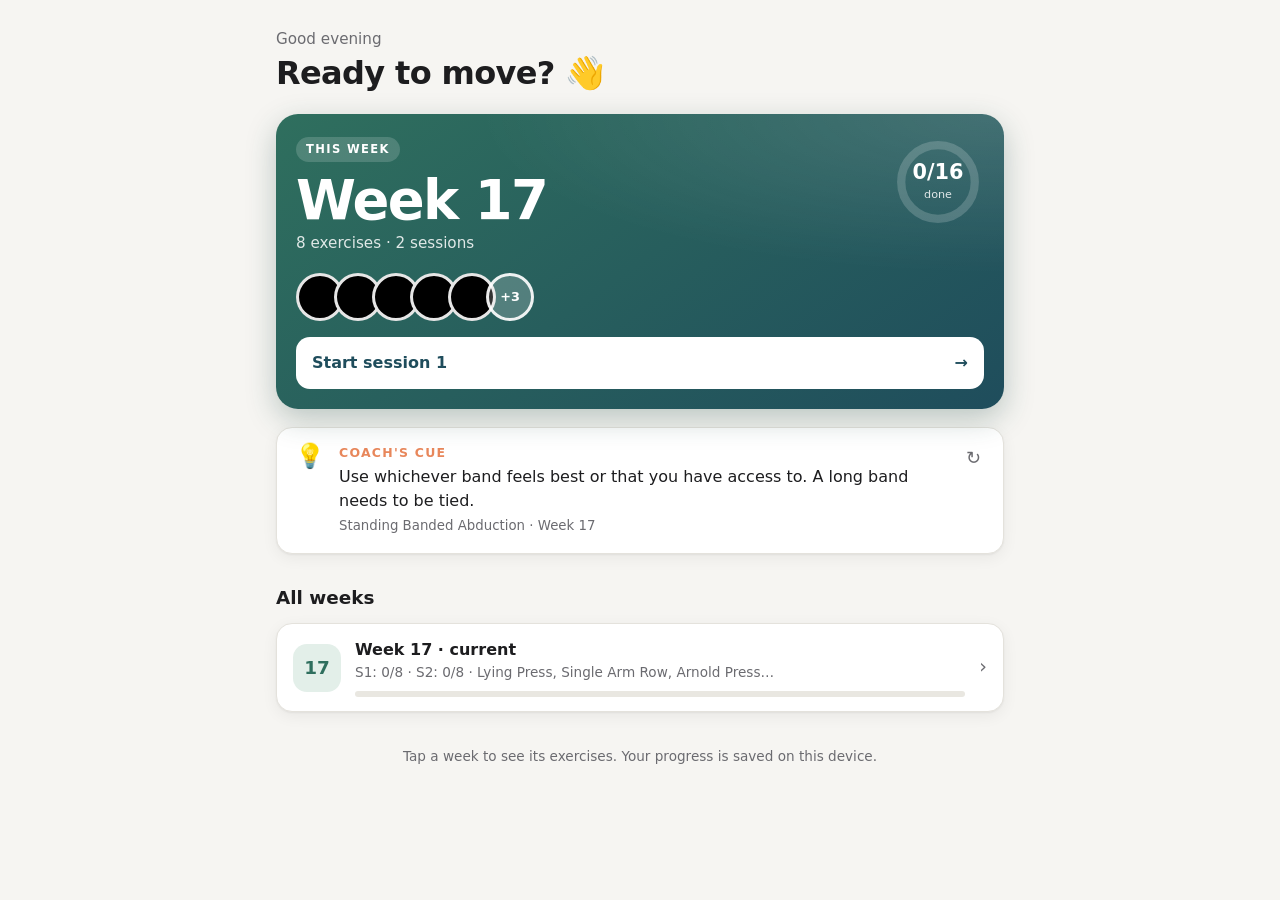
<file: index.html>
<!doctype html>
<html lang="en">
<head>
<meta charset="utf-8">
<meta name="viewport" content="width=device-width, initial-scale=1, viewport-fit=cover">
<title>My Exercises</title>
<meta name="description" content="My weekly exercise programme. Pick a week and tap any exercise to watch the demo.">
<meta name="apple-mobile-web-app-capable" content="yes">
<meta name="apple-mobile-web-app-title" content="Exercises">
<link rel="icon" href="data:image/svg+xml,<svg xmlns='http://www.w3.org/2000/svg' viewBox='0 0 100 100'><text y='.9em' font-size='90'>💪</text></svg>">
<style>
  :root {
    --bg: #f6f5f2;
    --card: #ffffff;
    --text: #1d1d1f;
    --muted: #6b6b70;
    --accent: #2f6f5e;
    --accent-2: #4e9a7f;
    --accent-soft: #e3efe9;
    --warm: #e8875b;
    --border: #e4e2dc;
    --shadow: 0 1px 2px rgba(0,0,0,.05), 0 4px 16px rgba(0,0,0,.06);
    --hero-from: #2f6f5e;
    --hero-to: #1f4d5c;
    --track: #e9e7e1;
  }
  @media (prefers-color-scheme: dark) {
    :root:not([data-theme="light"]) {
      --bg: #141416;
      --card: #1e1e21;
      --text: #f0f0f2;
      --muted: #a0a0a8;
      --accent: #6cc3a7;
      --accent-2: #4e9a7f;
      --accent-soft: #1f3530;
      --warm: #f0a07a;
      --border: #2c2c31;
      --shadow: 0 1px 2px rgba(0,0,0,.4), 0 4px 16px rgba(0,0,0,.3);
      --hero-from: #1f4d43;
      --hero-to: #173544;
      --track: #2c2c31;
    }
  }
  :root[data-theme="dark"] {
    --bg: #141416;
    --card: #1e1e21;
    --text: #f0f0f2;
    --muted: #a0a0a8;
    --accent: #6cc3a7;
    --accent-2: #4e9a7f;
    --accent-soft: #1f3530;
    --warm: #f0a07a;
    --border: #2c2c31;
    --shadow: 0 1px 2px rgba(0,0,0,.4), 0 4px 16px rgba(0,0,0,.3);
    --hero-from: #1f4d43;
    --hero-to: #173544;
    --track: #2c2c31;
  }

  * { box-sizing: border-box; }
  body {
    margin: 0;
    background: var(--bg);
    color: var(--text);
    font: 16px/1.5 system-ui, -apple-system, "Segoe UI", Roboto, sans-serif;
    -webkit-font-smoothing: antialiased;
  }
  .wrap {
    max-width: 760px; margin: 0 auto;
    padding: max(28px, env(safe-area-inset-top)) 16px 48px;
  }

  .greeting { font-size: .95rem; color: var(--muted); margin: 0; }
  h1 { font-size: 2rem; line-height: 1.15; margin: 4px 0 22px; letter-spacing: -.02em; }
  h1 .wave { display: inline-block; transform-origin: 70% 70%; animation: wave 1.8s ease-in-out 0.4s 1; }
  @keyframes wave { 0%,100% { transform: rotate(0); } 20%,60% { transform: rotate(14deg); } 40%,80% { transform: rotate(-8deg); } }

  /* Featured week */
  .hero {
    position: relative; display: block; overflow: hidden; color: #fff; text-decoration: none;
    border-radius: 22px; padding: 22px 20px 20px;
    background: radial-gradient(120% 90% at 100% 0%, rgba(255,255,255,.14), transparent 60%),
                linear-gradient(145deg, var(--hero-from), var(--hero-to));
    box-shadow: 0 10px 30px rgba(31,77,67,.28);
    transition: transform .15s ease;
  }
  .hero:active { transform: scale(.99); }
  .hero-top { display: flex; justify-content: space-between; align-items: flex-start; gap: 16px; }
  .eyebrow {
    display: inline-block; font-size: .72rem; font-weight: 700; letter-spacing: .12em; text-transform: uppercase;
    background: rgba(255,255,255,.16); padding: 4px 10px; border-radius: 999px;
  }
  .big { font-size: 3.4rem; font-weight: 800; line-height: 1; margin: 12px 0 4px; letter-spacing: -.03em; }
  .hero .meta { opacity: .85; font-size: .95rem; margin: 0; }

  .ring { flex: none; position: relative; width: 92px; height: 92px; }
  .ring svg { width: 100%; height: 100%; transform: rotate(-90deg); }
  .ring circle { fill: none; stroke-width: 9; }
  .ring .bg { stroke: rgba(255,255,255,.18); }
  .ring .fg { stroke: #fff; stroke-linecap: round; transition: stroke-dashoffset 1s cubic-bezier(.2,.8,.2,1); }
  .ring-label { position: absolute; inset: 0; display: grid; place-items: center; text-align: center; line-height: 1.1; }
  .ring-label b { font-size: 1.3rem; display: block; }
  .ring-label span { font-size: .7rem; opacity: .85; }

  .thumbs { display: flex; margin: 18px 0 16px; }
  .thumbs span {
    width: 48px; height: 48px; border-radius: 50%; border: 3px solid rgba(255,255,255,.9);
    background: #000 center / cover no-repeat; margin-left: -10px;
  }
  .thumbs span:first-child { margin-left: 0; }
  .thumbs .more {
    display: grid; place-items: center; font-size: .8rem; font-weight: 700;
    background: rgba(255,255,255,.2); color: #fff;
  }

  .cta {
    display: flex; justify-content: space-between; align-items: center;
    background: #fff; color: var(--hero-to); border-radius: 14px; padding: 14px 16px; font-weight: 700;
  }
  .cta .arrow { transition: transform .2s; }
  .hero:hover .cta .arrow { transform: translateX(4px); }

  /* Coach's cue */
  .cue {
    margin: 18px 0 30px; padding: 16px 18px; border-radius: 16px; background: var(--card);
    border: 1px solid var(--border); box-shadow: var(--shadow); display: flex; gap: 14px; align-items: flex-start;
  }
  .cue .icon { font-size: 1.5rem; line-height: 1; }
  .cue h3 { margin: 0 0 2px; font-size: .78rem; letter-spacing: .1em; text-transform: uppercase; color: var(--warm); }
  .cue p { margin: 0; }
  .cue small { color: var(--muted); }
  .cue button {
    margin-left: auto; flex: none; border: 0; background: none; color: var(--muted); font-size: 1.1rem;
    cursor: pointer; padding: 4px; border-radius: 8px;
  }
  .cue button:hover { color: var(--accent); background: var(--accent-soft); }

  /* All weeks */
  h2 { font-size: 1.15rem; margin: 0 0 12px; }
  .weeks { display: grid; gap: 10px; }
  .week {
    display: flex; align-items: center; gap: 14px; padding: 14px 16px; border-radius: 16px;
    background: var(--card); border: 1px solid var(--border); box-shadow: var(--shadow);
    color: var(--text); text-decoration: none; transition: transform .15s, border-color .15s;
  }
  .week:hover { border-color: var(--accent); transform: translateY(-1px); }
  .badge {
    flex: none; width: 48px; height: 48px; border-radius: 14px; display: grid; place-items: center;
    font-weight: 800; font-size: 1.15rem; background: var(--accent-soft); color: var(--accent);
  }
  .week.complete .badge { background: var(--accent); color: #fff; }
  .week .info { flex: 1; min-width: 0; }
  .week .name { font-weight: 700; }
  .week .sub { color: var(--muted); font-size: .85rem; }
  .bar { height: 6px; border-radius: 999px; background: var(--track); margin-top: 8px; overflow: hidden; }
  .bar i { display: block; height: 100%; width: 0; border-radius: inherit; background: var(--accent); transition: width .8s ease; }
  .chev { color: var(--muted); font-size: 1.2rem; }

  footer { margin-top: 34px; color: var(--muted); font-size: .85rem; text-align: center; }

  @media (prefers-reduced-motion: reduce) {
    *, *::before, *::after { animation: none !important; transition: none !important; }
  }
  @media (max-width: 400px) {
    .big { font-size: 2.8rem; }
    .ring { width: 80px; height: 80px; }
  }
</style>
</head>
<body>
<div class="wrap">
  <p class="greeting" id="greeting"></p>
  <h1 id="headline"></h1>

  <a class="hero" id="hero"></a>

  <div class="cue" id="cue" hidden>
    <div class="icon" aria-hidden="true">💡</div>
    <div>
      <h3>Coach's cue</h3>
      <p id="cue-text"></p>
      <small id="cue-src"></small>
    </div>
    <button type="button" id="cue-next" aria-label="Show another cue">↻</button>
  </div>

  <h2>All weeks</h2>
  <div class="weeks" id="weeks"></div>

  <footer>Tap a week to see its exercises. Your progress is saved on this device.</footer>
</div>

<script src="weeks.js"></script>
<script>
  const weeks = [...WEEKS].sort((a, b) => b.number - a.number);
  const latest = weeks[0];

  const progress = weekProgress;
  const href = (w) => `${weekSlug(w)}/`;

  // Greeting and headline
  const h = new Date().getHours();
  document.getElementById("greeting").textContent =
    h < 5 ? "Up late" : h < 12 ? "Good morning" : h < 18 ? "Good afternoon" : "Good evening";
  const p = progress(latest);
  document.getElementById("headline").innerHTML =
    p.done === 0 ? `Ready to move? <span class="wave">👋</span>`
    : p.done < p.total ? `Nice work, keep going <span class="wave">💪</span>`
    : `Week ${latest.number} done <span class="wave">🎉</span>`;

  // Featured week
  const R = 40, C = 2 * Math.PI * R;
  const thumbs = latest.exercises.slice(0, 5)
    .map(e => `<span style="background-image:url('https://i.ytimg.com/vi/${e.videos[0].id}/default.jpg')"></span>`).join("")
    + (latest.exercises.length > 5 ? `<span class="more">+${latest.exercises.length - 5}</span>` : "");
  const nextSession = p.sessions.findIndex(s => s.done < s.total) + 1;
  const cta = p.done === p.total ? "Review this week"
    : p.sessions[nextSession - 1].done === 0 ? `Start session ${nextSession}` : `Continue session ${nextSession}`;
  const hero = document.getElementById("hero");
  hero.href = href(latest);
  hero.innerHTML = `
    <div class="hero-top">
      <div>
        <span class="eyebrow">This week</span>
        <div class="big">Week ${latest.number}</div>
        <p class="meta">${latest.exercises.length} exercises · ${weekSessions(latest)} sessions</p>
      </div>
      <div class="ring" role="img" aria-label="${p.done} of ${p.total} done across all sessions">
        <svg viewBox="0 0 100 100"><circle class="bg" cx="50" cy="50" r="${R}"/>
          <circle class="fg" cx="50" cy="50" r="${R}" stroke-dasharray="${C}" stroke-dashoffset="${C}"/></svg>
        <div class="ring-label"><div><b>${p.done}/${p.total}</b><span>done</span></div></div>
      </div>
    </div>
    <div class="thumbs" aria-hidden="true">${thumbs}</div>
    <div class="cta"><span>${cta}</span><span class="arrow">→</span></div>`;
  requestAnimationFrame(() => requestAnimationFrame(() => {
    hero.querySelector(".fg").style.strokeDashoffset = C * (1 - p.pct);
  }));

  // Coach's cue: a random tip from any week
  const cues = WEEKS.flatMap(w => w.exercises.flatMap(e => (e.tips || []).map(t => ({ t, e: e.name, w: w.number }))));
  if (cues.length) {
    let last = -1;
    const show = () => {
      let i;
      do { i = Math.floor(Math.random() * cues.length); } while (cues.length > 1 && i === last);
      last = i;
      document.getElementById("cue-text").textContent = cues[i].t;
      document.getElementById("cue-src").textContent = `${cues[i].e} · Week ${cues[i].w}`;
    };
    show();
    document.getElementById("cue").hidden = false;
    document.getElementById("cue-next").addEventListener("click", show);
  }

  // All weeks list, newest first
  const list = document.getElementById("weeks");
  weeks.forEach(w => {
    const wp = progress(w);
    const a = document.createElement("a");
    a.className = "week" + (wp.done === wp.total && wp.total ? " complete" : "");
    a.href = href(w);
    a.innerHTML = `
      <div class="badge">${wp.done === wp.total && wp.total ? "✓" : w.number}</div>
      <div class="info">
        <div class="name">Week ${w.number}${w === latest ? " · current" : ""}</div>
        <div class="sub">${wp.sessions.map((s, i) => `S${i + 1}: ${s.done}/${s.total}`).join(" · ")} · ${w.exercises.map(e => e.name).slice(0, 3).join(", ")}${w.exercises.length > 3 ? "…" : ""}</div>
        <div class="bar"><i></i></div>
      </div>
      <span class="chev" aria-hidden="true">›</span>`;
    list.appendChild(a);
    requestAnimationFrame(() => requestAnimationFrame(() => { a.querySelector(".bar i").style.width = `${wp.pct * 100}%`; }));
  });

  // Refresh progress when returning to this page from a week (iOS restores pages from cache).
  window.addEventListener("pageshow", (e) => { if (e.persisted) location.reload(); });
</script>
</body>
</html>
</file>
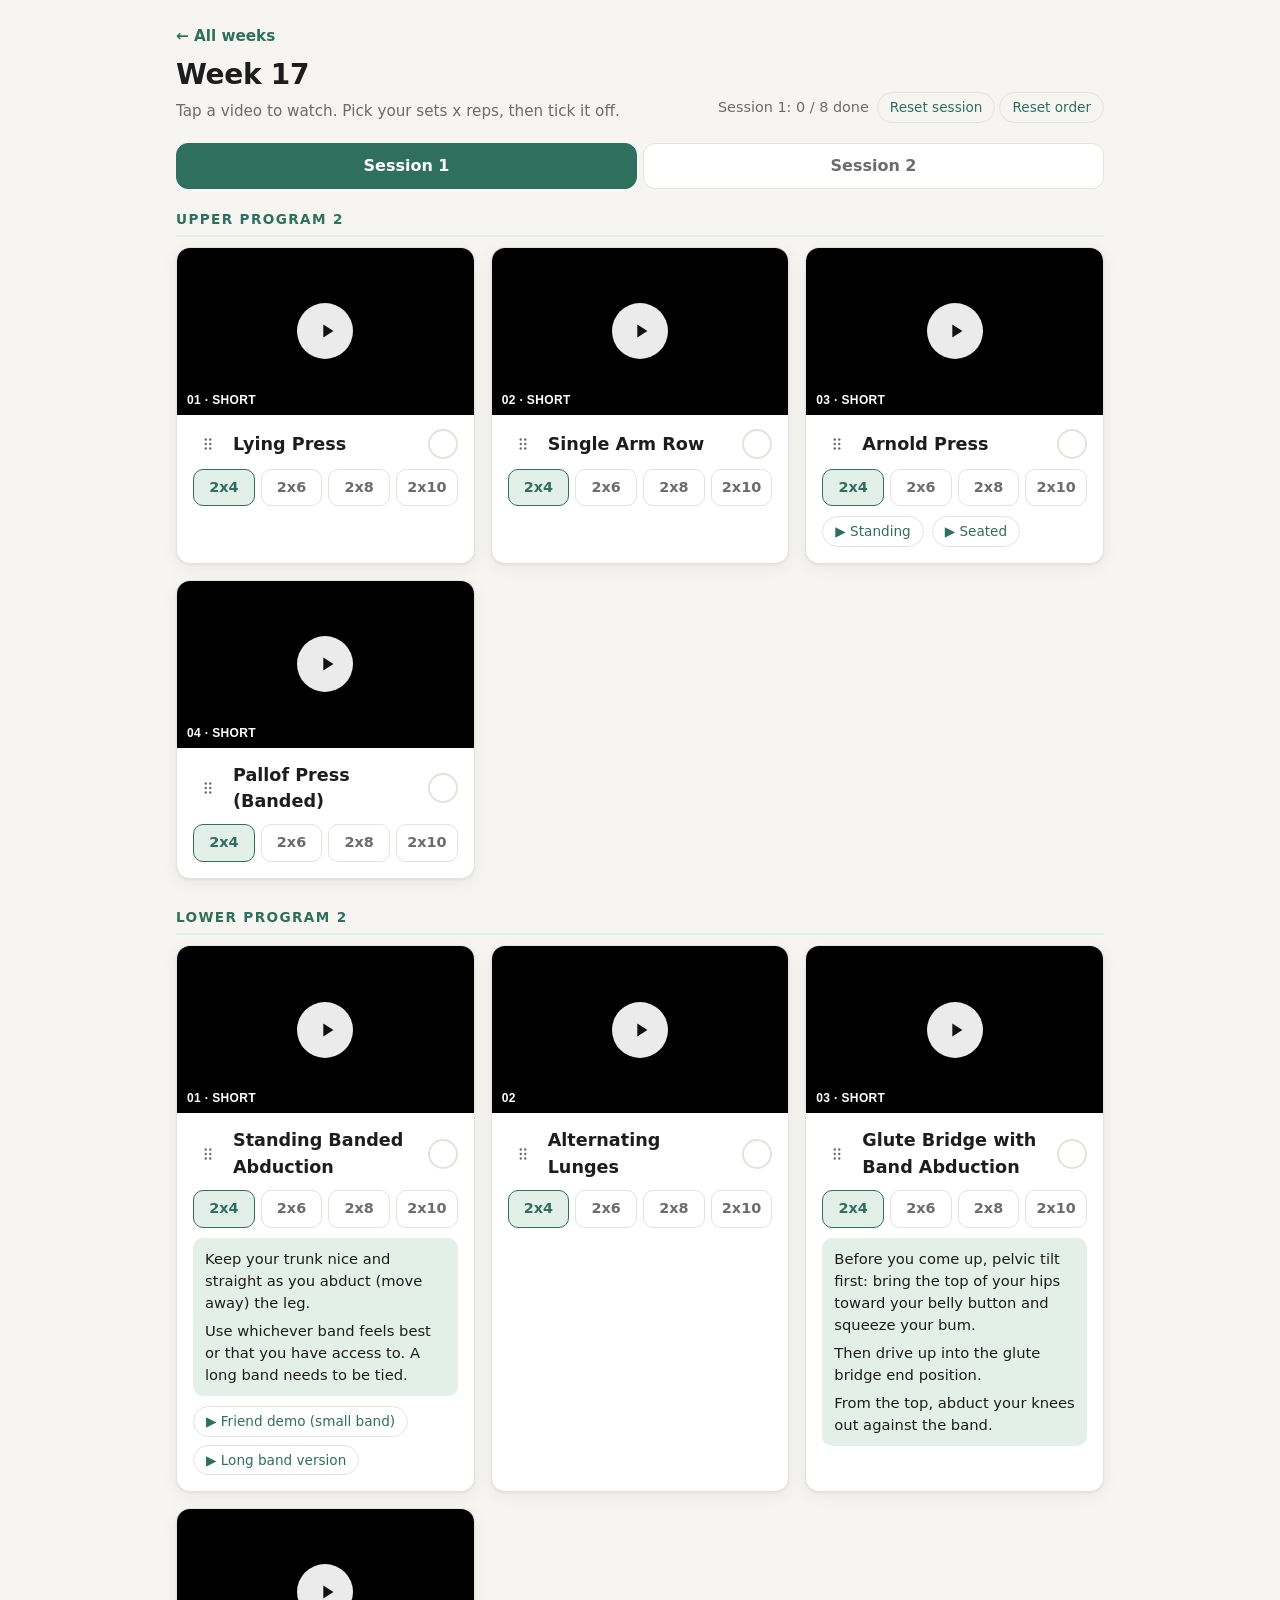
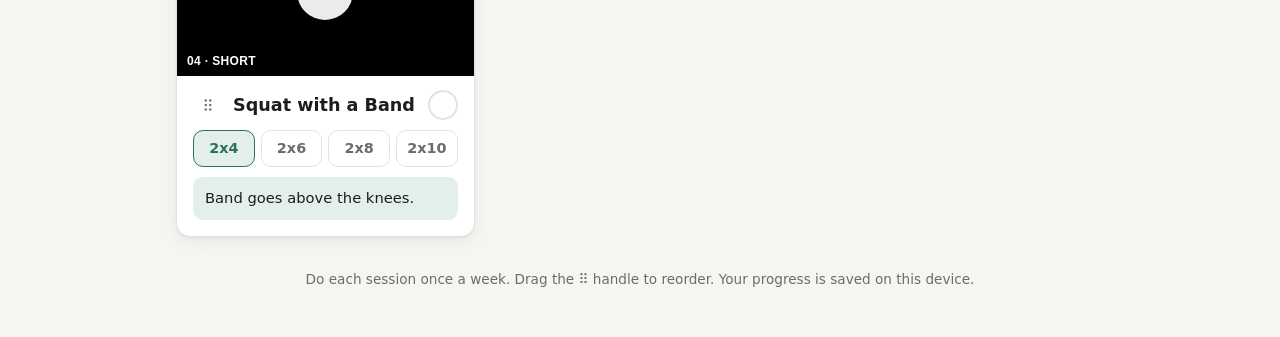
<file: week-17/index.html>
<!doctype html>
<html lang="en">
<!-- Generated by tools/sync-weeks.js from tools/week-page.html. Edit the template, not this file. -->
<head>
<meta charset="utf-8">
<meta name="viewport" content="width=device-width, initial-scale=1">
<title>Week · My Exercises</title>
<meta name="apple-mobile-web-app-capable" content="yes">
<meta name="apple-mobile-web-app-title" content="Exercises">
<meta name="description" content="Quick reference for my exercise programme. Tap any exercise to watch the demo video.">
<link rel="icon" href="data:image/svg+xml,<svg xmlns='http://www.w3.org/2000/svg' viewBox='0 0 100 100'><text y='.9em' font-size='90'>💪</text></svg>">
<link rel="stylesheet" href="../week.css">
</head>
<body>
<div class="wrap">
  <header>
    <div>
      <a class="back" href="../">← All weeks</a>
      <h1 id="week-title">Week</h1>
      <p class="sub">Tap a video to watch. Pick your sets x reps, then tick it off.</p>
    </div>
    <div class="progress"><span id="count"></span><button id="reset" type="button">Reset session</button><button id="reset-order" type="button">Reset order</button></div>
  </header>

  <div class="tabs" id="tabs" role="tablist" aria-label="Session"></div>

  <main id="sections"></main>

  <footer>Do each session once a week. Drag the ⠿ handle to reorder. Your progress is saved on this device.</footer>
</div>

<div class="modal" id="modal" role="dialog" aria-modal="true" aria-labelledby="modal-title">
  <div class="player" id="player">
    <div class="player-bar">
      <div>
        <h3 id="modal-title"></h3>
        <a id="modal-link" href="#" target="_blank" rel="noopener">Open in YouTube</a>
      </div>
      <button class="close" id="close" type="button" aria-label="Close video">&times;</button>
    </div>
    <div class="frame" id="frame"></div>
  </div>
</div>

<script src="../weeks.js"></script>
<script src="../week.js"></script>
</body>
</html>
</file>
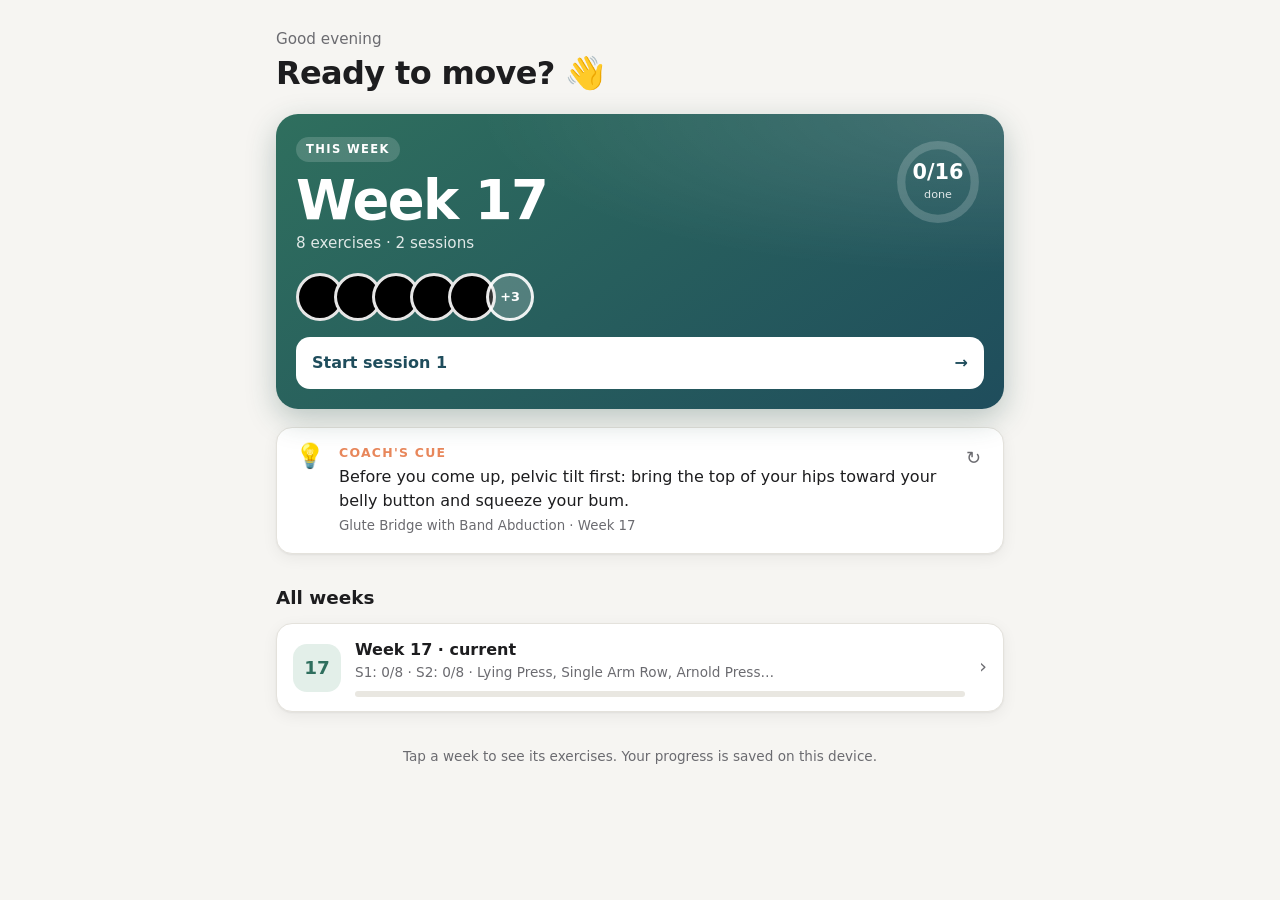
<file: week.html>
<!doctype html>
<html lang="en">
<head>
<meta charset="utf-8">
<meta name="viewport" content="width=device-width, initial-scale=1">
<title>My Exercises</title>
<!-- Old link format (week.html?w=17). Sends you to the new address, /week-17/. -->
<script>
  const w = new URLSearchParams(location.search).get("w");
  location.replace(/^\d+$/.test(w || "") ? `week-${w}/` : "./");
</script>
</head>
<body><a href="./">Go to all weeks</a></body>
</html>
</file>
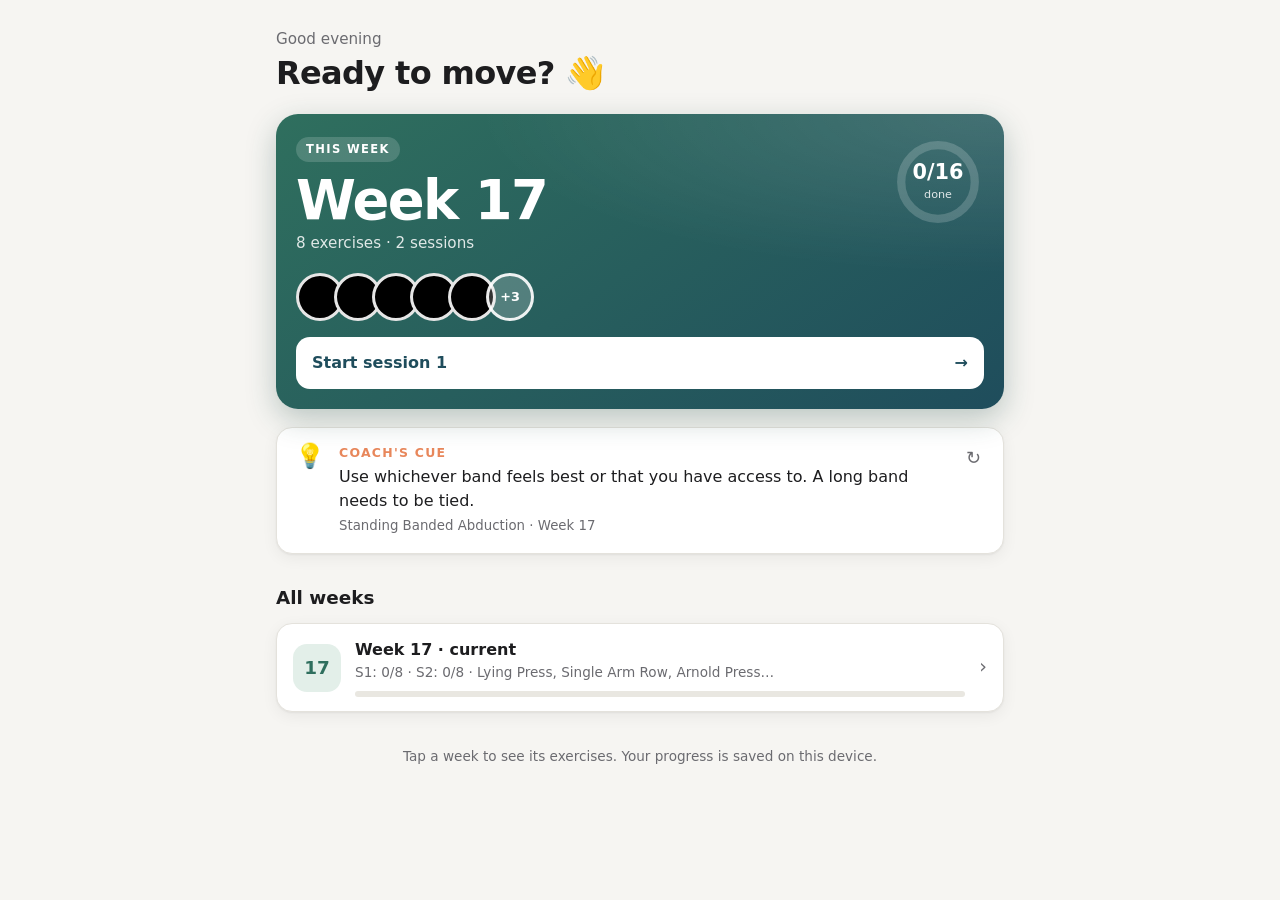
<file: tools/week-page.html>
<!doctype html>
<html lang="en">
<!-- Template for every week-N/index.html. Run "node tools/sync-weeks.js" after editing. -->
<head>
<meta charset="utf-8">
<meta name="viewport" content="width=device-width, initial-scale=1">
<title>Week · My Exercises</title>
<meta name="apple-mobile-web-app-capable" content="yes">
<meta name="apple-mobile-web-app-title" content="Exercises">
<meta name="description" content="Quick reference for my exercise programme. Tap any exercise to watch the demo video.">
<link rel="icon" href="data:image/svg+xml,<svg xmlns='http://www.w3.org/2000/svg' viewBox='0 0 100 100'><text y='.9em' font-size='90'>💪</text></svg>">
<link rel="stylesheet" href="../week.css">
</head>
<body>
<div class="wrap">
  <header>
    <div>
      <a class="back" href="../">← All weeks</a>
      <h1 id="week-title">Week</h1>
      <p class="sub">Tap a video to watch. Pick your sets x reps, then tick it off.</p>
    </div>
    <div class="progress"><span id="count"></span><button id="reset" type="button">Reset session</button><button id="reset-order" type="button">Reset order</button></div>
  </header>

  <div class="tabs" id="tabs" role="tablist" aria-label="Session"></div>

  <main id="sections"></main>

  <footer>Do each session once a week. Drag the ⠿ handle to reorder. Your progress is saved on this device.</footer>
</div>

<div class="modal" id="modal" role="dialog" aria-modal="true" aria-labelledby="modal-title">
  <div class="player" id="player">
    <div class="player-bar">
      <div>
        <h3 id="modal-title"></h3>
        <a id="modal-link" href="#" target="_blank" rel="noopener">Open in YouTube</a>
      </div>
      <button class="close" id="close" type="button" aria-label="Close video">&times;</button>
    </div>
    <div class="frame" id="frame"></div>
  </div>
</div>

<script src="../weeks.js"></script>
<script src="../week.js"></script>
</body>
</html>
</file>
<file: week.css>
:root {
  --bg: #f6f5f2;
  --card: #ffffff;
  --text: #1d1d1f;
  --muted: #6b6b70;
  --accent: #2f6f5e;
  --accent-soft: #e3efe9;
  --border: #e4e2dc;
  --shadow: 0 1px 2px rgba(0,0,0,.05), 0 4px 16px rgba(0,0,0,.06);
  --overlay: rgba(10,10,12,.85);
}
@media (prefers-color-scheme: dark) {
  :root:not([data-theme="light"]) {
    --bg: #141416;
    --card: #1e1e21;
    --text: #f0f0f2;
    --muted: #a0a0a8;
    --accent: #6cc3a7;
    --accent-soft: #1f3530;
    --border: #2c2c31;
    --shadow: 0 1px 2px rgba(0,0,0,.4), 0 4px 16px rgba(0,0,0,.3);
  }
}
:root[data-theme="dark"] {
  --bg: #141416;
  --card: #1e1e21;
  --text: #f0f0f2;
  --muted: #a0a0a8;
  --accent: #6cc3a7;
  --accent-soft: #1f3530;
  --border: #2c2c31;
  --shadow: 0 1px 2px rgba(0,0,0,.4), 0 4px 16px rgba(0,0,0,.3);
}

* { box-sizing: border-box; }
body {
  margin: 0;
  background: var(--bg);
  color: var(--text);
  font: 16px/1.5 system-ui, -apple-system, "Segoe UI", Roboto, sans-serif;
  -webkit-font-smoothing: antialiased;
}
.wrap { max-width: 960px; margin: 0 auto; padding: 24px 16px 48px; }

header { display: flex; align-items: flex-end; justify-content: space-between; gap: 12px; margin-bottom: 20px; }
.back {
  display: inline-block; margin-bottom: 6px; color: var(--accent); text-decoration: none;
  font-size: .95rem; font-weight: 600;
}
.back:hover { text-decoration: underline; }
h1 { font-size: 1.75rem; margin: 0; letter-spacing: -.01em; }
.sub { color: var(--muted); margin: 4px 0 0; font-size: .95rem; }
.progress { font-size: .9rem; color: var(--muted); white-space: nowrap; }
.progress button + button { margin-left: 4px; }
.progress button {
  margin-left: 8px; font: inherit; font-size: .85rem; color: var(--accent);
  background: none; border: 1px solid var(--border); border-radius: 999px; padding: 4px 12px; cursor: pointer;
}

.tabs {
  position: sticky; top: 0; z-index: 3; display: flex; gap: 6px; padding: 8px 0; margin: -8px 0 12px;
  background: var(--bg);
}
.tabs button {
  flex: 1; font: inherit; font-weight: 600; padding: 10px 12px; border-radius: 12px; cursor: pointer;
  border: 1px solid var(--border); background: var(--card); color: var(--muted);
}
.tabs button[aria-selected="true"] { background: var(--accent); border-color: var(--accent); color: #fff; }
.tab-done { margin-left: 4px; }

.section + .section { margin-top: 28px; }
.section-title {
  font-size: .85rem; letter-spacing: .1em; text-transform: uppercase; color: var(--accent);
  margin: 0 0 10px; padding-bottom: 6px; border-bottom: 2px solid var(--accent-soft);
}

.reps-row { display: flex; flex-direction: column; gap: 6px; }
.reps { display: flex; gap: 6px; }
.reps button {
  flex: 1; font: inherit; font-size: .9rem; font-weight: 600; padding: 7px 0; border-radius: 10px; cursor: pointer;
  border: 1px solid var(--border); background: none; color: var(--muted);
}
.reps button[aria-checked="true"] { border-color: var(--accent); background: var(--accent-soft); color: var(--accent); }
.card.done .reps button[aria-checked="true"] { background: var(--accent); color: #fff; }
.other { margin: 0; font-size: .82rem; color: var(--muted); }
.other:empty { display: none; }

.grid { display: grid; gap: 16px; grid-template-columns: repeat(auto-fill, minmax(260px, 1fr)); }

.card {
  background: var(--card); border: 1px solid var(--border); border-radius: 14px;
  box-shadow: var(--shadow); overflow: hidden; display: flex; flex-direction: column;
  transition: opacity .2s;
}
.card.done { opacity: .55; }
.card { scroll-margin-top: 72px; }
.card.next { animation: next-up 1.6s ease-out; }
@keyframes next-up {
  0%, 40% { box-shadow: 0 0 0 3px var(--accent), var(--shadow); }
  100% { box-shadow: var(--shadow); }
}
@media (prefers-reduced-motion: reduce) { .card.next { animation: none; } }

.confetti { position: fixed; inset: 0; width: 100%; height: 100%; pointer-events: none; z-index: 20; }
.toast {
  position: fixed; left: 50%; bottom: max(24px, env(safe-area-inset-bottom)); z-index: 21;
  transform: translate(-50%, 20px); opacity: 0; transition: opacity .3s, transform .3s;
  background: var(--accent); color: #fff; font-weight: 700; padding: 12px 20px; border-radius: 999px;
  box-shadow: 0 8px 24px rgba(0,0,0,.2); white-space: nowrap; pointer-events: none;
}
.toast.show { opacity: 1; transform: translate(-50%, 0); }
.card.dragging { opacity: .9; box-shadow: 0 12px 32px rgba(0,0,0,.25); outline: 2px solid var(--accent); position: relative; z-index: 2; }
body.is-dragging { user-select: none; -webkit-user-select: none; cursor: grabbing; }

.handle {
  flex: none; width: 30px; height: 30px; border: 0; border-radius: 8px; padding: 0;
  background: none; color: var(--muted); cursor: grab; display: grid; place-items: center;
  touch-action: none;
}
.handle:hover, .handle:focus-visible { background: var(--accent-soft); color: var(--accent); }
.handle svg { width: 18px; height: 18px; fill: currentColor; }
.title-row h3 { flex: 1; }

.thumb {
  position: relative; display: block; width: 100%; aspect-ratio: 16 / 9; padding: 0; border: 0;
  background: #000 center / cover no-repeat; cursor: pointer;
}
.thumb::after {
  content: ""; position: absolute; inset: 0;
  background: linear-gradient(to top, rgba(0,0,0,.45), rgba(0,0,0,0) 55%);
}
.play {
  position: absolute; z-index: 1; left: 50%; top: 50%; transform: translate(-50%, -50%);
  width: 56px; height: 56px; border-radius: 50%; background: rgba(255,255,255,.92);
  display: grid; place-items: center; transition: transform .15s;
}
.play svg { width: 22px; height: 22px; margin-left: 3px; fill: #111; }
.thumb:hover .play, .thumb:focus-visible .play { transform: translate(-50%, -50%) scale(1.08); }
.thumb:focus-visible { outline: 3px solid var(--accent); outline-offset: -3px; }
.badge {
  position: absolute; z-index: 1; left: 10px; bottom: 8px; color: #fff; font-size: .75rem;
  font-weight: 600; letter-spacing: .03em; text-transform: uppercase;
}

.body { padding: 14px 16px 16px; display: flex; flex-direction: column; gap: 10px; flex: 1; }
.title-row { display: flex; align-items: center; justify-content: space-between; gap: 10px; }
.card h3 { font-size: 1.1rem; margin: 0; }
.check {
  flex: none; width: 30px; height: 30px; border-radius: 50%; border: 2px solid var(--border);
  background: none; cursor: pointer; display: grid; place-items: center; color: transparent;
}
.check svg { width: 16px; height: 16px; }
.card.done .check { background: var(--accent); border-color: var(--accent); color: #fff; }

.tips { margin: 0; padding: 10px 12px; background: var(--accent-soft); border-radius: 10px; font-size: .92rem; }
.tips p { margin: 0; }
.tips p + p { margin-top: 6px; }

.alt { display: flex; flex-wrap: wrap; gap: 8px; }
.alt button {
  font: inherit; font-size: .85rem; color: var(--accent); background: none; cursor: pointer;
  border: 1px solid var(--border); border-radius: 999px; padding: 4px 12px;
}

/* Video modal */
.modal {
  position: fixed; inset: 0; z-index: 10; background: var(--overlay);
  display: none; align-items: center; justify-content: center; padding: 16px;
}
.modal.open { display: flex; }
.player { position: relative; width: 100%; max-width: 900px; }
.player.short { max-width: min(420px, calc((100vh - 120px) * 9 / 16)); }
.frame { position: relative; width: 100%; aspect-ratio: 16 / 9; background: #000; border-radius: 12px; overflow: hidden; }
.player.short .frame { aspect-ratio: 9 / 16; }
.frame iframe { position: absolute; inset: 0; width: 100%; height: 100%; border: 0; }
.player-bar { display: flex; justify-content: space-between; align-items: center; gap: 12px; margin-bottom: 10px; color: #fff; }
.player-bar h3 { margin: 0; font-size: 1rem; }
.player-bar a { color: #cfe; font-size: .85rem; }
.close {
  flex: none; width: 40px; height: 40px; border-radius: 50%; border: 0; cursor: pointer;
  background: rgba(255,255,255,.15); color: #fff; font-size: 1.4rem; line-height: 1;
}

footer { margin-top: 32px; color: var(--muted); font-size: .85rem; text-align: center; }

@media (max-width: 520px) {
  header { flex-direction: column; align-items: flex-start; }
  h1 { font-size: 1.5rem; }
}
</file>
